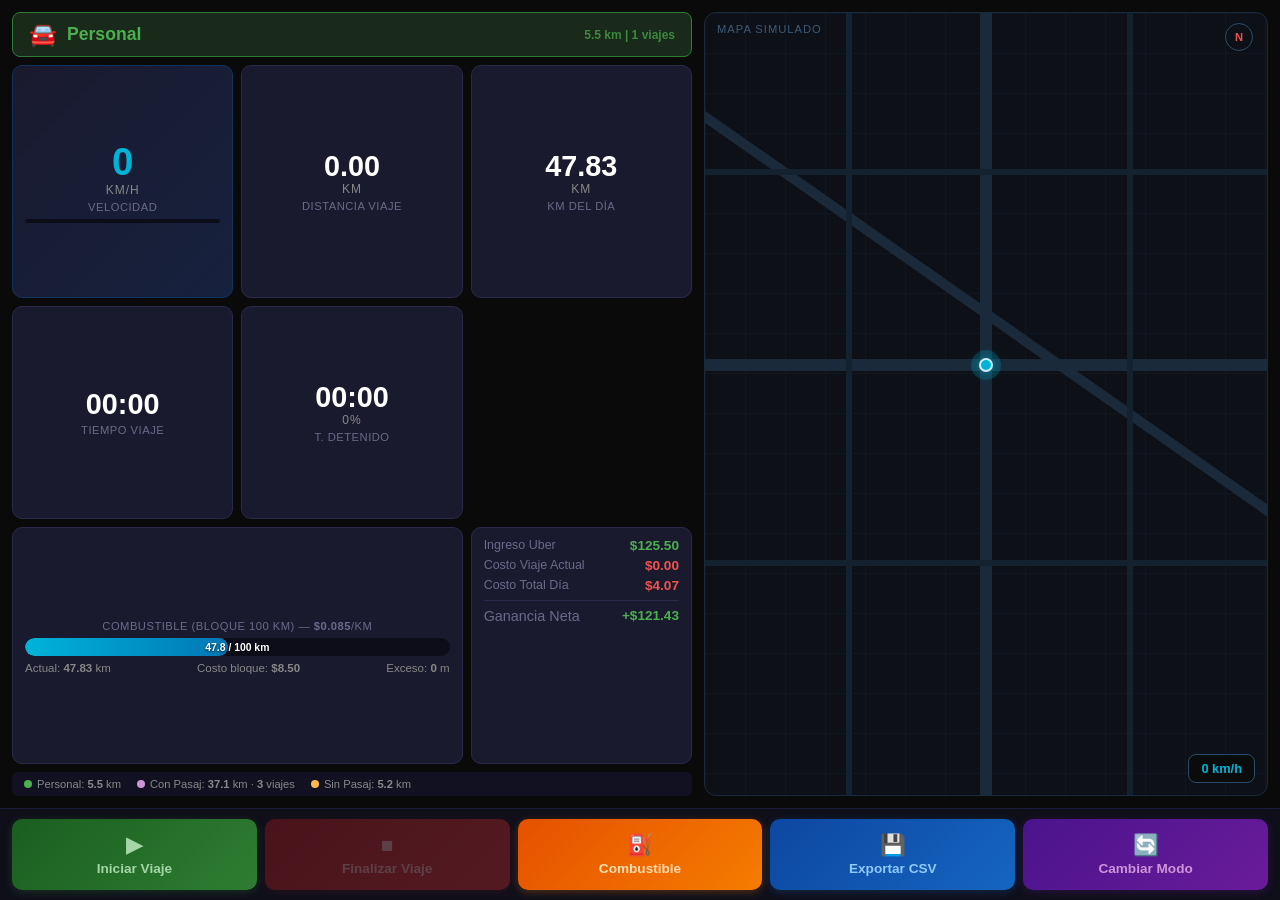
<file: index.html>
<!DOCTYPE html>
<html lang="es">
<head>
    <meta charset="UTF-8">
    <meta name="viewport" content="width=device-width, initial-scale=1.0">
    <title>Car Radio - Uber Tracker</title>
    <link rel="stylesheet" href="styles.css">
</head>
<body>
    <div id="app">
        <!-- Panel principal dividido en 2 -->
        <div class="main-container">
            <!-- Panel izquierdo: datos -->
            <div class="panel-left">
                <div class="mode-bar" id="modeBar">
                    <span class="mode-icon" id="modeIcon">&#128664;</span>
                    <span class="mode-label" id="modeLabel">Personal</span>
                    <span class="mode-stats" id="modeStats"></span>
                </div>

                <div class="data-grid">
                    <!-- Velocidad -->
                    <div class="data-card speed-card">
                        <span class="data-value" id="speed">0</span>
                        <span class="data-unit">km/h</span>
                        <span class="data-label">Velocidad</span>
                        <div class="speed-indicator" id="speedIndicator">
                            <div class="speed-indicator-fill" id="speedIndicatorFill"></div>
                        </div>
                    </div>

                    <!-- Distancia viaje -->
                    <div class="data-card">
                        <span class="data-value" id="tripDistance">0.00</span>
                        <span class="data-unit">km</span>
                        <span class="data-label">Distancia Viaje</span>
                    </div>

                    <!-- Km del dia -->
                    <div class="data-card">
                        <span class="data-value" id="dayKm">0.00</span>
                        <span class="data-unit">km</span>
                        <span class="data-label">Km del D&iacute;a</span>
                    </div>

                    <!-- Tiempo viaje -->
                    <div class="data-card">
                        <span class="data-value" id="tripTime">00:00</span>
                        <span class="data-unit"></span>
                        <span class="data-label">Tiempo Viaje</span>
                    </div>

                    <!-- Tiempo detenido -->
                    <div class="data-card" id="stoppedCard">
                        <span class="data-value" id="stoppedTime">00:00</span>
                        <span class="data-unit" id="stoppedPercent">0%</span>
                        <span class="data-label">T. Detenido</span>
                    </div>

                    <!-- Bloque combustible -->
                    <div class="data-card fuel-card" id="fuelCard">
                        <span class="data-label">Combustible (bloque 100 km) &mdash; <strong id="fuelCostPerKm">$0.000</strong>/km</span>
                        <div class="fuel-bar-container">
                            <div class="fuel-bar" id="fuelBar"></div>
                            <span class="fuel-bar-text" id="fuelBarText">0.0 / 100 km</span>
                        </div>
                        <div class="fuel-details">
                            <span>Actual: <strong id="fuelCurrent">0.00</strong> km</span>
                            <span>Costo bloque: <strong id="fuelBlockCost">$0.00</strong></span>
                            <span>Exceso: <strong id="fuelExcess">0</strong> m</span>
                        </div>
                    </div>

                    <!-- Finanzas -->
                    <div class="data-card finance-card">
                        <div class="finance-row">
                            <span class="finance-label">Ingreso Uber</span>
                            <span class="finance-value green" id="uberIncome">$0.00</span>
                        </div>
                        <div class="finance-row">
                            <span class="finance-label">Costo Viaje Actual</span>
                            <span class="finance-value red" id="tripCost">$0.00</span>
                        </div>
                        <div class="finance-row">
                            <span class="finance-label">Costo Total D&iacute;a</span>
                            <span class="finance-value red" id="estimatedCost">$0.00</span>
                        </div>
                        <div class="finance-divider"></div>
                        <div class="finance-row finance-row-total">
                            <span class="finance-label">Ganancia Neta</span>
                            <span class="finance-value" id="profit">$0.00</span>
                        </div>
                    </div>
                </div>

                <!-- Resumen por modo -->
                <div class="mode-summary" id="modeSummary">
                    <div class="summary-item" id="summaryPersonal">
                        <span class="summary-dot personal-dot"></span>
                        <span>Personal: <strong id="sumPersonalKm">0.0</strong> km</span>
                    </div>
                    <div class="summary-item" id="summaryUberPass">
                        <span class="summary-dot uber-pass-dot"></span>
                        <span>Con Pasaj: <strong id="sumUberPassKm">0.0</strong> km &middot; <strong id="sumUberPassTrips">0</strong> viajes</span>
                    </div>
                    <div class="summary-item" id="summaryUberEmpty">
                        <span class="summary-dot uber-empty-dot"></span>
                        <span>Sin Pasaj: <strong id="sumUberEmptyKm">0.0</strong> km</span>
                    </div>
                </div>
            </div>

            <!-- Panel derecho: mapa simulado -->
            <div class="panel-right">
                <div class="map-container" id="mapContainer">
                    <div class="map-grid"></div>
                    <div class="map-road map-road-h"></div>
                    <div class="map-road map-road-v"></div>
                    <div class="map-road map-road-diag"></div>
                    <div class="map-street street-1"></div>
                    <div class="map-street street-2"></div>
                    <div class="map-street street-3"></div>
                    <div class="map-street street-4"></div>
                    <!-- Marcador del carro -->
                    <div class="car-marker" id="carMarker">
                        <div class="car-dot" id="carDot"></div>
                        <div class="car-pulse" id="carPulse"></div>
                    </div>
                    <!-- Ruta simulada -->
                    <svg class="route-line" id="routeLine" viewBox="0 0 100 100" preserveAspectRatio="none">
                        <polyline id="routePath" fill="none" stroke="#00b4d8" stroke-width="0.5" stroke-opacity="0.7" points=""/>
                    </svg>
                    <!-- Info del mapa -->
                    <div class="map-label">Mapa Simulado</div>
                    <div class="map-compass">N</div>
                    <div class="map-speed-overlay" id="mapSpeedOverlay">
                        <span id="mapSpeed">0</span> km/h
                    </div>
                    <!-- Alerta de combustible superpuesta -->
                    <div class="fuel-alert" id="fuelAlert">
                        <span class="fuel-alert-icon">&#9981;</span>
                        <span>Bloque de 100 km alcanzado</span>
                        <button class="fuel-alert-btn" onclick="registerFuel()">Registrar</button>
                        <button class="fuel-alert-dismiss" onclick="dismissFuelAlert()">&#10005;</button>
                    </div>
                </div>
            </div>
        </div>

        <!-- Barra inferior de botones -->
        <div class="bottom-bar">
            <button class="btn btn-start" id="btnStart" onclick="startTrip()">
                <span class="btn-icon">&#9654;</span>
                Iniciar Viaje
            </button>
            <button class="btn btn-stop" id="btnStop" onclick="endTrip()" disabled>
                <span class="btn-icon">&#9632;</span>
                Finalizar Viaje
            </button>
            <button class="btn btn-fuel" onclick="registerFuel()">
                <span class="btn-icon">&#9981;</span>
                Combustible
            </button>
            <button class="btn btn-export" onclick="exportCSV()">
                <span class="btn-icon">&#128190;</span>
                Exportar CSV
            </button>
            <button class="btn btn-mode" id="btnMode" onclick="changeMode()">
                <span class="btn-icon">&#128260;</span>
                Cambiar Modo
            </button>
        </div>
    </div>

    <!-- Modal generico -->
    <div class="modal-overlay" id="modalOverlay">
        <div class="modal">
            <h3 id="modalTitle">Titulo</h3>
            <p id="modalMessage">Mensaje</p>
            <input type="number" id="modalInput" class="modal-input" placeholder="0.00" step="0.01" min="0">
            <div class="modal-buttons">
                <button class="btn btn-modal-cancel" onclick="closeModal()">Cancelar</button>
                <button class="btn btn-modal-ok" id="modalOk" onclick="confirmModal()">Aceptar</button>
            </div>
        </div>
    </div>

    <!-- Toast notification -->
    <div class="toast" id="toast"></div>

    <script src="script.js"></script>
</body>
</html>
</file>
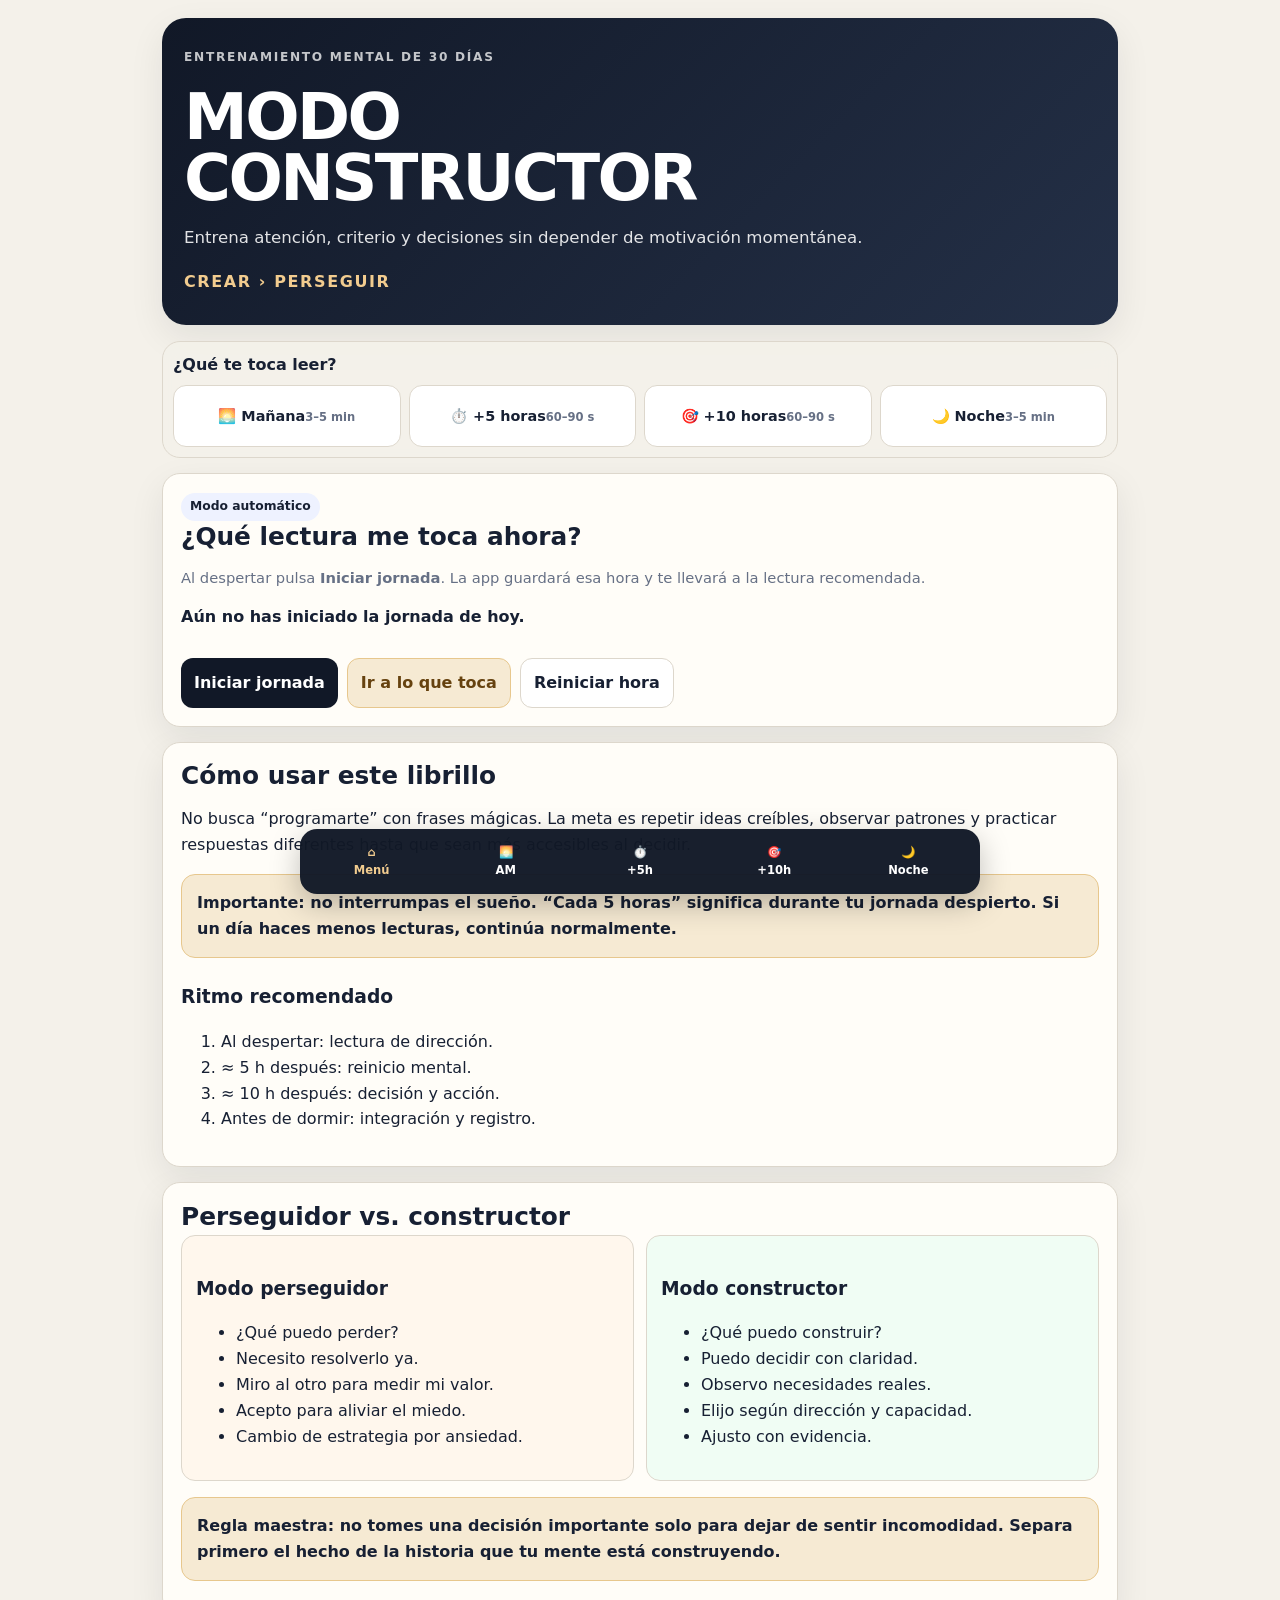
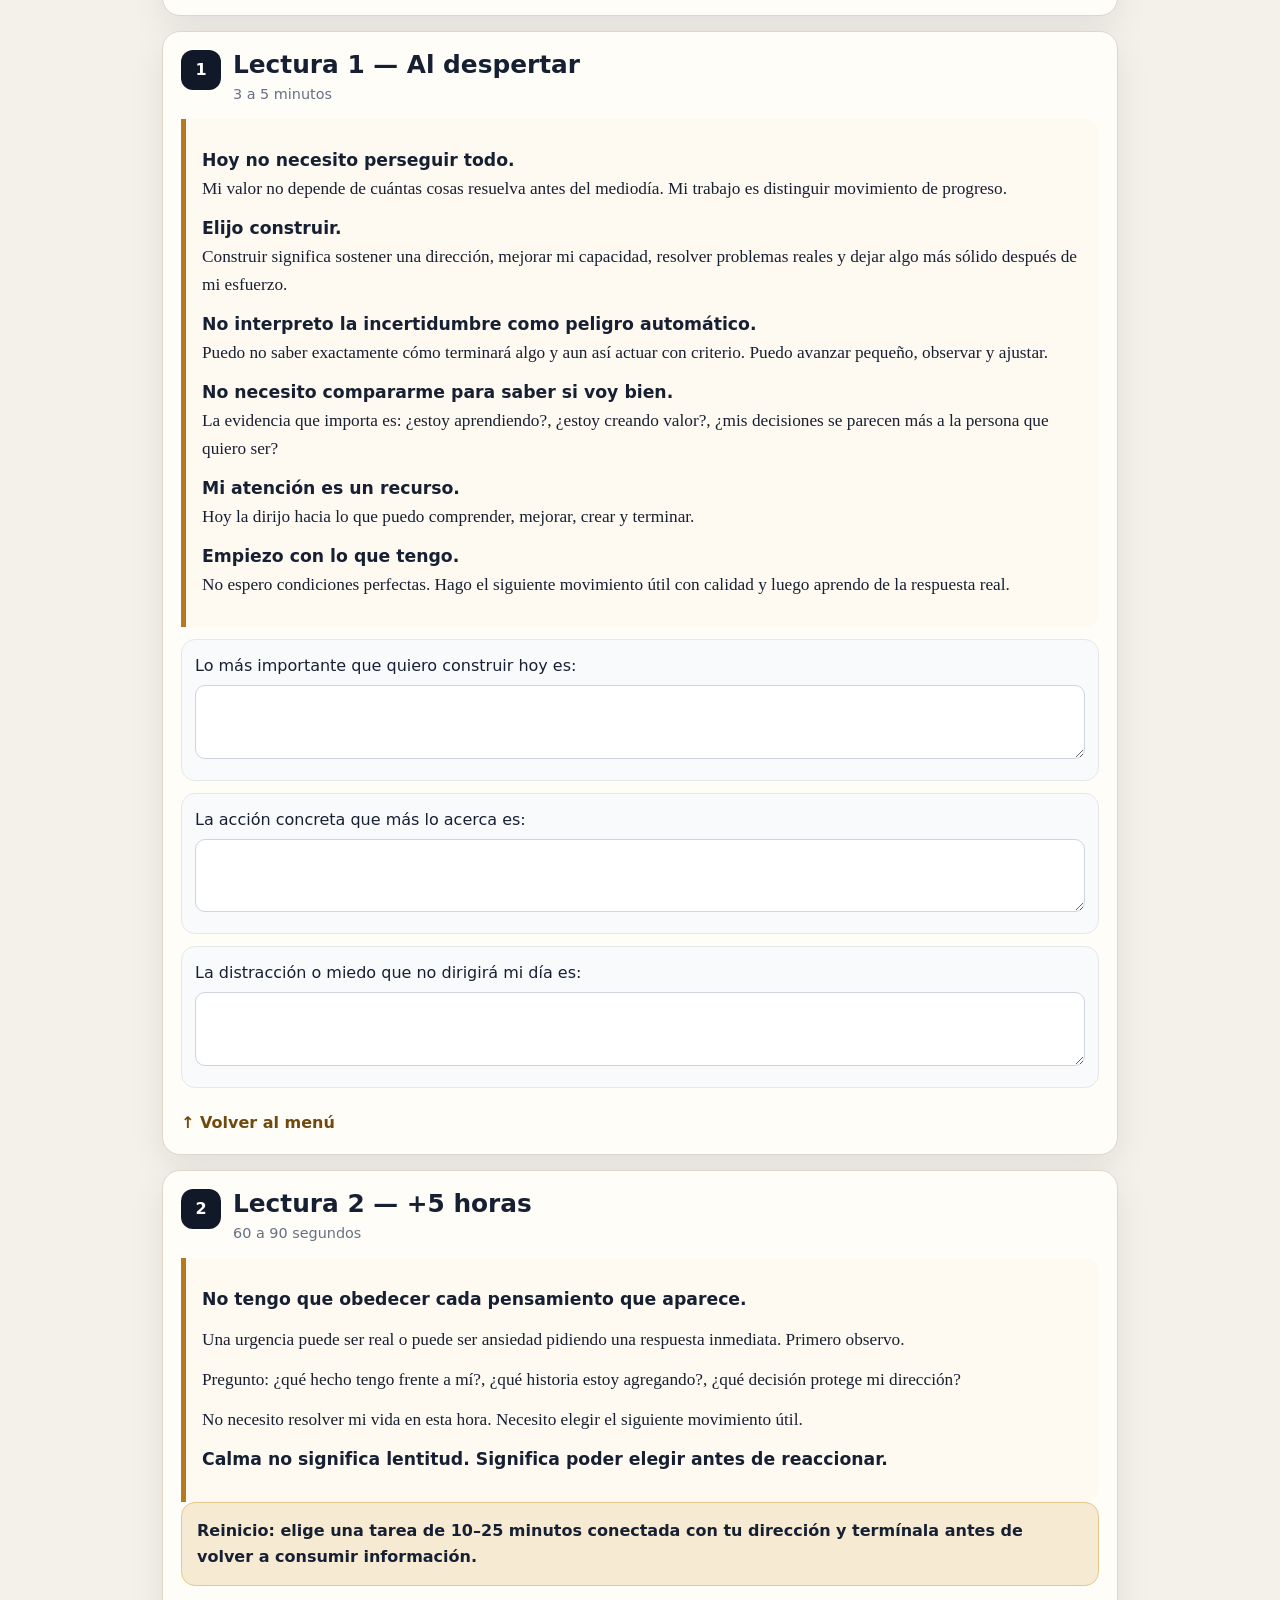
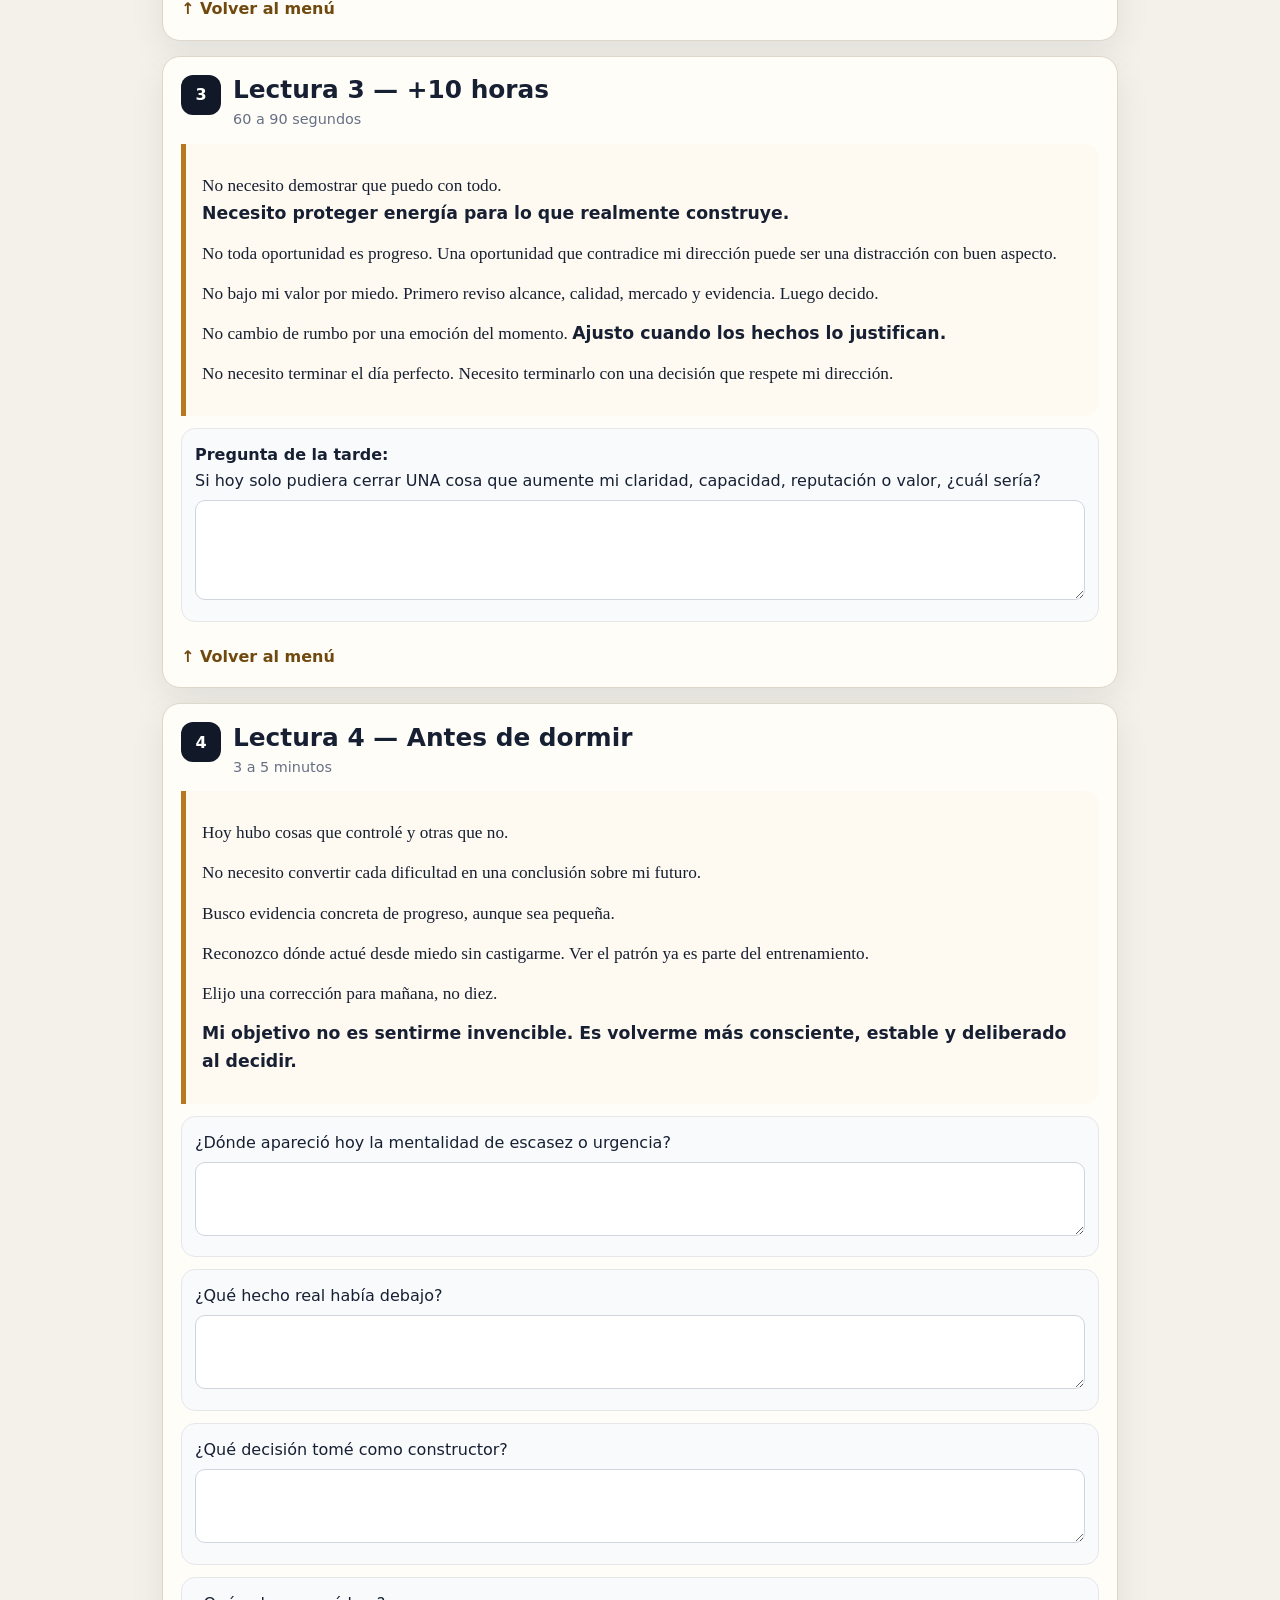
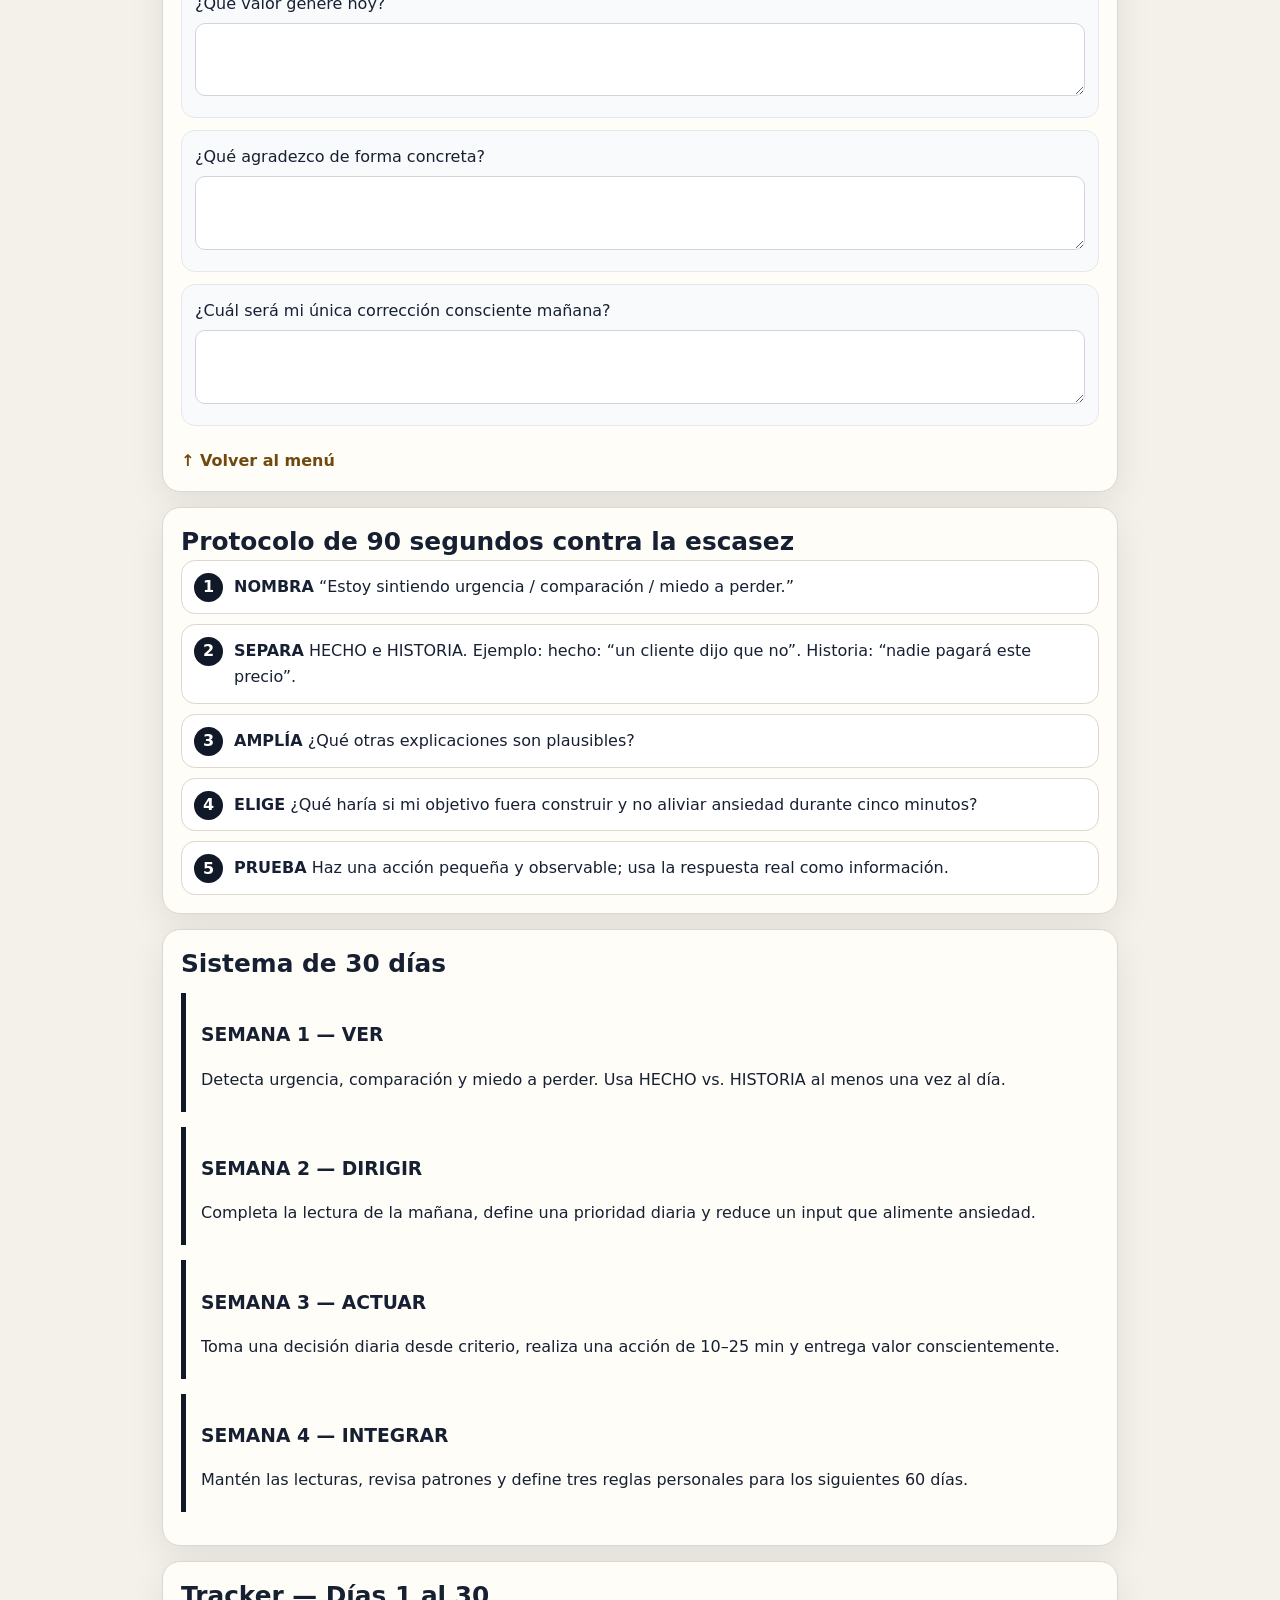
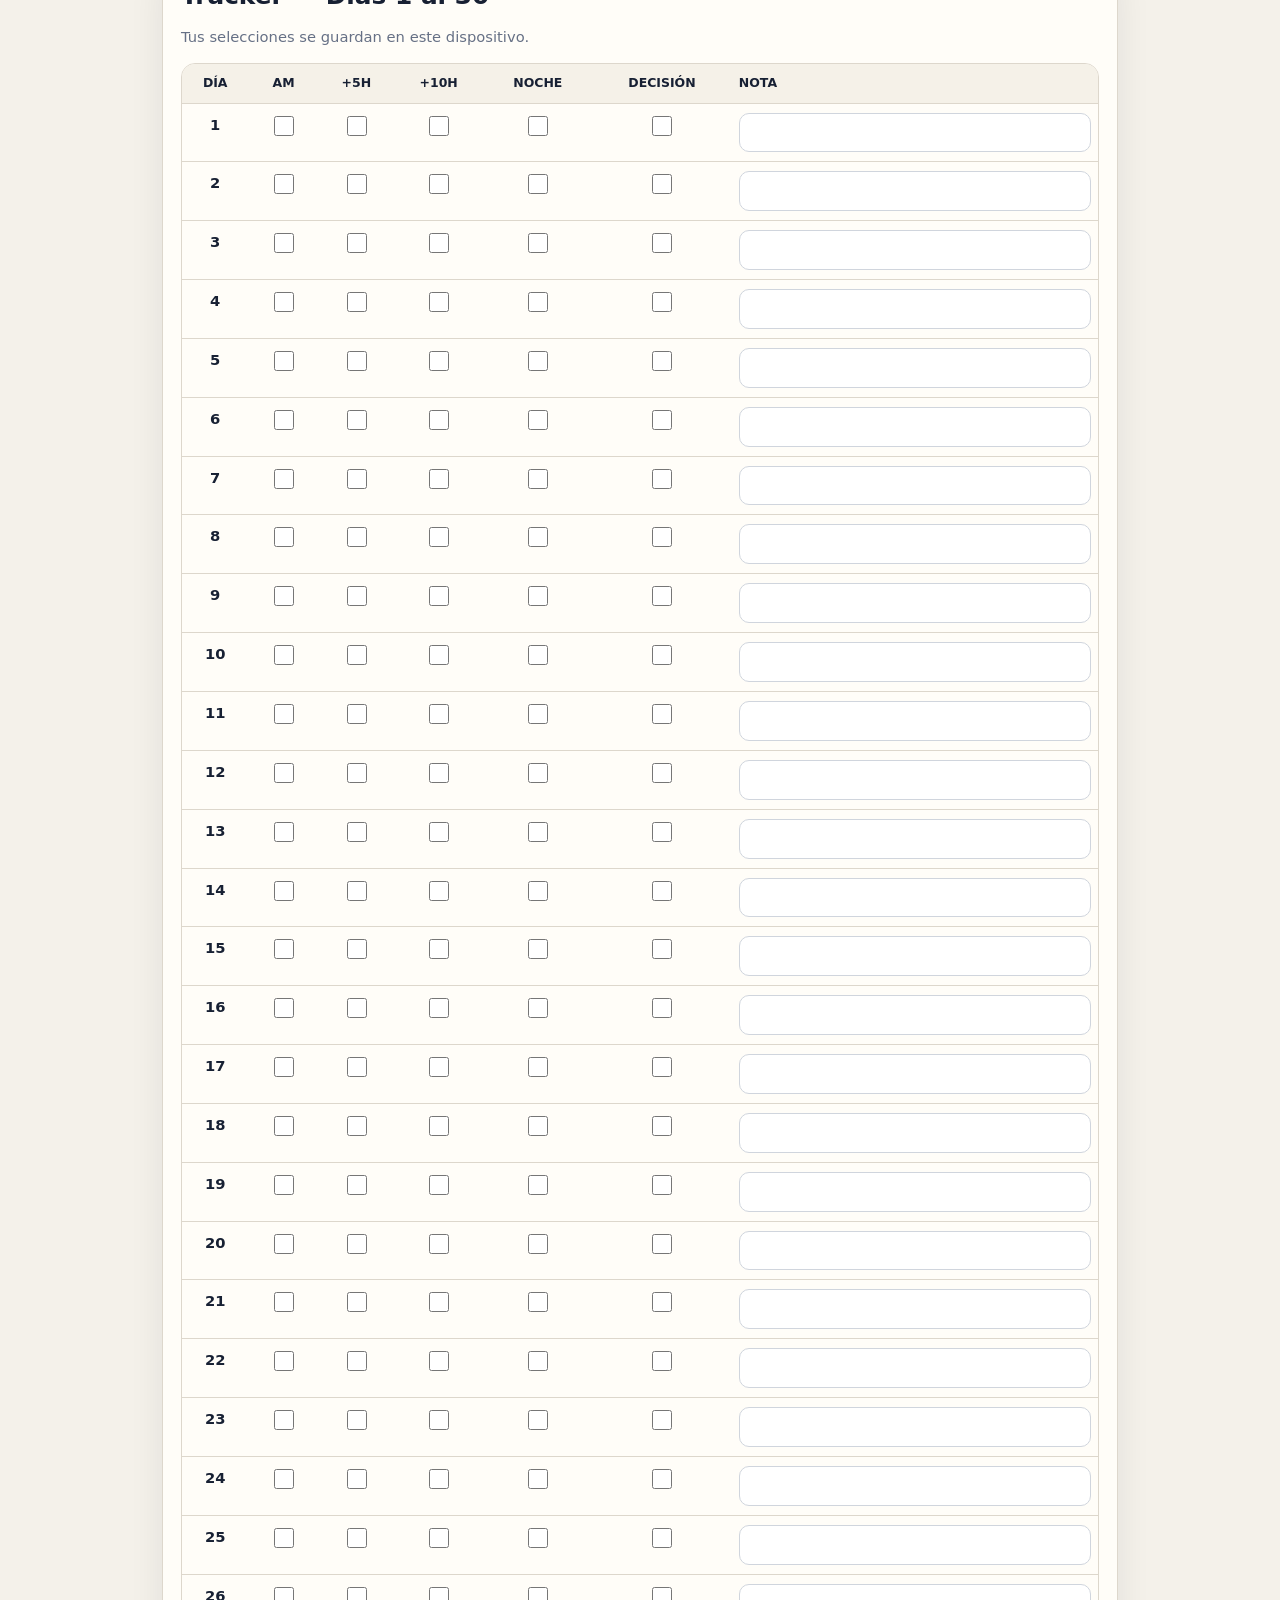
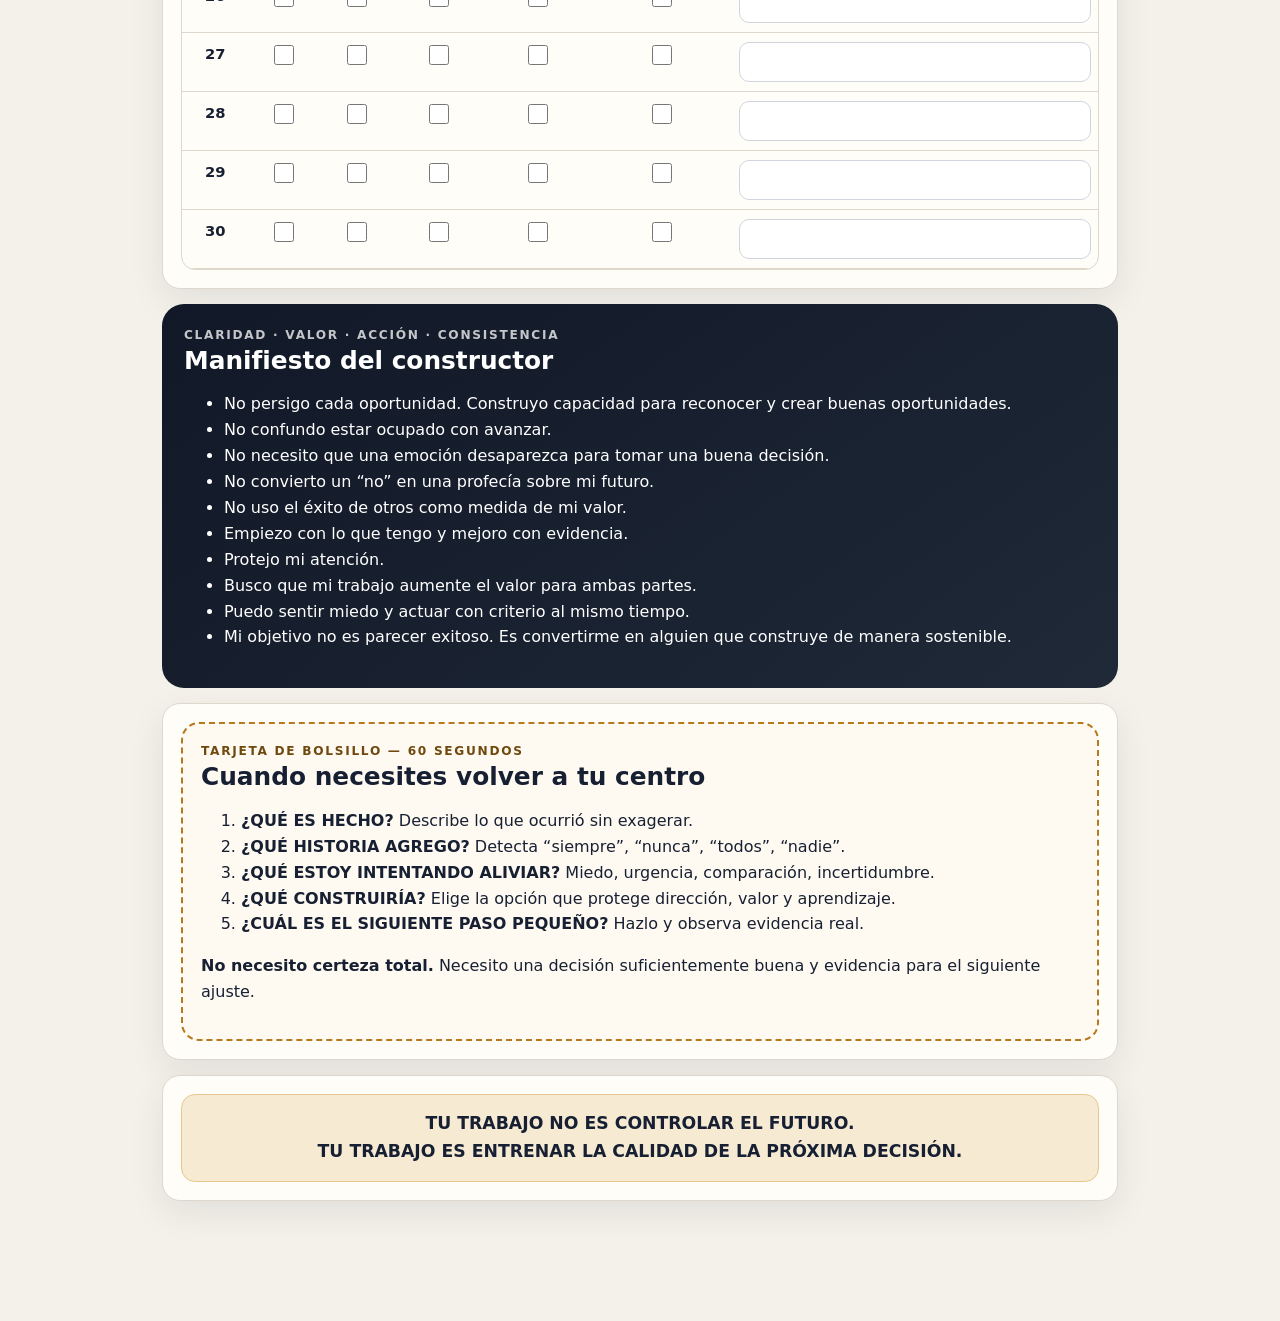
<file: modo-constructor-app/app/src/main/assets/index.html>
<!DOCTYPE html>
<html lang="es">
<head>
<meta charset="utf-8">
<meta name="viewport" content="width=device-width, initial-scale=1, viewport-fit=cover">
<meta name="theme-color" content="#111827">
<title>Modo Constructor</title>
<style>
:root{--bg:#f4f1ea;--paper:#fffdf8;--ink:#172033;--muted:#667085;--line:#ddd7cc;--accent:#b7791f;--accent-soft:#f6ead3;--dark:#111827;--good:#166534;--shadow:0 12px 35px rgba(17,24,39,.08);--radius:18px}*{box-sizing:border-box}html{scroll-behavior:smooth}body{margin:0;font-family:system-ui,-apple-system,"Segoe UI",sans-serif;background:var(--bg);color:var(--ink);line-height:1.62}.wrap{max-width:980px;margin:auto;padding:18px 12px 105px}.hero{background:linear-gradient(135deg,#111827,#243047);color:white;padding:30px 22px;border-radius:24px;box-shadow:var(--shadow);margin-bottom:16px}.eyebrow{font-size:.76rem;letter-spacing:.14em;text-transform:uppercase;opacity:.75;font-weight:800}h1{font-size:clamp(2.1rem,10vw,4rem);line-height:.95;margin:.3em 0 .2em;letter-spacing:-.04em}.subtitle{font-size:1.04rem;opacity:.88}.tagline{margin-top:16px;font-weight:900;letter-spacing:.1em;color:#f2cc8f}.card{background:var(--paper);border:1px solid var(--line);border-radius:var(--radius);box-shadow:var(--shadow);padding:18px;margin:15px 0}.menu{position:sticky;top:4px;z-index:20;background:rgba(244,241,234,.92);backdrop-filter:blur(10px);border:1px solid var(--line);border-radius:18px;padding:10px;margin-bottom:14px}.menu-title{font-weight:900;margin:0 0 8px}.jump-grid{display:grid;grid-template-columns:1fr 1fr;gap:8px}.jump{display:flex;min-height:62px;align-items:center;justify-content:center;text-align:center;padding:9px;border-radius:13px;border:1px solid var(--line);background:white;text-decoration:none;font-weight:800;font-size:.9rem;color:inherit}.jump small{display:block;font-weight:600;color:var(--muted);font-size:.72rem;margin-top:2px}.todaybox{display:grid;gap:14px}.action-row{display:flex;flex-wrap:wrap;gap:9px;margin-top:10px}button{appearance:none;border:0;border-radius:12px;padding:11px 13px;font:inherit;font-weight:850}.primary{background:var(--dark);color:white}.secondary{background:var(--accent-soft);color:#66420f;border:1px solid #e7c78d}.ghost{background:white;color:var(--ink);border:1px solid var(--line)}#status{font-weight:800}.hint{color:var(--muted);font-size:.92rem}section{scroll-margin-top:120px}.section-head{display:flex;gap:12px;align-items:flex-start;margin-bottom:12px}.num{width:40px;height:40px;flex:0 0 40px;border-radius:12px;background:var(--dark);color:white;display:grid;place-items:center;font-weight:900}h2{margin:.05em 0 .15em;font-size:1.55rem;line-height:1.15}h3{margin:1.3em 0 .4em}.duration{color:var(--muted);font-size:.9rem}.reading{font-family:Georgia,"Times New Roman",serif;font-size:1.08rem;background:#fffaf1;border-left:5px solid var(--accent);padding:16px;border-radius:0 14px 14px 0}.reading p{margin:.7em 0}.reading strong{font-family:system-ui,-apple-system,"Segoe UI",sans-serif}.prompt{margin:12px 0;padding:13px;border-radius:14px;background:#f8fafc;border:1px solid #e5e7eb}textarea,input[type=text]{width:100%;border:1px solid #d0d5dd;border-radius:10px;padding:10px;background:white;font:inherit;color:var(--ink);margin-top:6px;resize:vertical}.two-col{display:grid;gap:12px}.mode{padding:14px;border-radius:14px;border:1px solid var(--line)}.mode.bad{background:#fff7ed}.mode.good{background:#f0fdf4}.steps{counter-reset:step;display:grid;gap:10px}.step{position:relative;padding:13px 13px 13px 52px;border:1px solid var(--line);background:white;border-radius:14px}.step:before{counter-increment:step;content:counter(step);position:absolute;left:12px;top:12px;width:29px;height:29px;border-radius:50%;display:grid;place-items:center;background:var(--dark);color:white;font-weight:900}.gold-rule{background:var(--accent-soft);border:1px solid #e7c78d;border-radius:14px;padding:15px;font-weight:750}.week{border-left:5px solid var(--dark);padding:3px 0 3px 15px;margin:15px 0}.table-wrap{overflow:auto;border:1px solid var(--line);border-radius:14px}table{width:100%;border-collapse:collapse;font-size:.92rem}th,td{border-bottom:1px solid var(--line);padding:9px 7px;text-align:left;vertical-align:top}th{background:#f5f1e8;font-size:.78rem;text-transform:uppercase}.tracker td,.tracker th{text-align:center;white-space:nowrap}.tracker td:last-child,.tracker th:last-child{text-align:left;min-width:150px}.tracker input[type=checkbox]{width:20px;height:20px}.tracker input[type=text]{margin:0;min-width:145px;padding:7px}.manifesto{background:linear-gradient(145deg,#111827,#1f2937);color:white;border-radius:22px;padding:22px}.pocket{border:2px dashed var(--accent);background:#fffaf1;border-radius:18px;padding:18px}.back{display:inline-block;margin-top:10px;text-decoration:none;font-weight:800;color:#70490f}.bottom-nav{position:fixed;z-index:50;left:50%;transform:translateX(-50%);bottom:6px;width:96%;max-width:680px;display:grid;grid-template-columns:repeat(5,1fr);gap:5px;background:rgba(17,24,39,.97);padding:7px;border-radius:17px;box-shadow:0 10px 30px rgba(0,0,0,.25)}.bottom-nav a{color:white;text-decoration:none;text-align:center;padding:7px 3px;border-radius:10px;font-size:.72rem;font-weight:850}.bottom-nav .home{color:#f2cc8f}.saved{font-size:.78rem;color:var(--good);font-weight:800;margin-top:5px;min-height:1em}.pill{display:inline-block;padding:4px 9px;border-radius:999px;background:#eef2ff;font-size:.77rem;font-weight:800}@media(min-width:720px){.jump-grid{grid-template-columns:repeat(4,1fr)}.todaybox{grid-template-columns:1.1fr .9fr}.two-col{grid-template-columns:1fr 1fr}}
</style>
</head>
<body>
<div class="wrap" id="inicio">
<header class="hero"><div class="eyebrow">Entrenamiento mental de 30 días</div><h1>MODO<br>CONSTRUCTOR</h1><p class="subtitle">Entrena atención, criterio y decisiones sin depender de motivación momentánea.</p><div class="tagline">CREAR › PERSEGUIR</div></header>
<nav class="menu"><p class="menu-title">¿Qué te toca leer?</p><div class="jump-grid"><a class="jump" href="#manana">🌅 Mañana<small>3–5 min</small></a><a class="jump" href="#cinco">⏱️ +5 horas<small>60–90 s</small></a><a class="jump" href="#diez">🎯 +10 horas<small>60–90 s</small></a><a class="jump" href="#noche">🌙 Noche<small>3–5 min</small></a></div></nav>
<section class="card" id="ahora"><span class="pill">Modo automático</span><h2>¿Qué lectura me toca ahora?</h2><p class="hint">Al despertar pulsa <b>Iniciar jornada</b>. La app guardará esa hora y te llevará a la lectura recomendada.</p><div id="status">Aún no has iniciado la jornada de hoy.</div><div class="saved" id="saveMsg"></div><div class="action-row"><button class="primary" onclick="startDay()">Iniciar jornada</button><button class="secondary" onclick="goRecommended()">Ir a lo que toca</button><button class="ghost" onclick="resetDay()">Reiniciar hora</button></div></section>
<section class="card"><h2>Cómo usar este librillo</h2><p>No busca “programarte” con frases mágicas. La meta es repetir ideas creíbles, observar patrones y practicar respuestas diferentes hasta que sean más accesibles al decidir.</p><div class="gold-rule"><b>Importante:</b> no interrumpas el sueño. “Cada 5 horas” significa durante tu jornada despierto. Si un día haces menos lecturas, continúa normalmente.</div><h3>Ritmo recomendado</h3><ol><li>Al despertar: lectura de dirección.</li><li>≈ 5 h después: reinicio mental.</li><li>≈ 10 h después: decisión y acción.</li><li>Antes de dormir: integración y registro.</li></ol></section>
<section class="card"><h2>Perseguidor vs. constructor</h2><div class="two-col"><div class="mode bad"><h3>Modo perseguidor</h3><ul><li>¿Qué puedo perder?</li><li>Necesito resolverlo ya.</li><li>Miro al otro para medir mi valor.</li><li>Acepto para aliviar el miedo.</li><li>Cambio de estrategia por ansiedad.</li></ul></div><div class="mode good"><h3>Modo constructor</h3><ul><li>¿Qué puedo construir?</li><li>Puedo decidir con claridad.</li><li>Observo necesidades reales.</li><li>Elijo según dirección y capacidad.</li><li>Ajusto con evidencia.</li></ul></div></div><p class="gold-rule"><b>Regla maestra:</b> no tomes una decisión importante solo para dejar de sentir incomodidad. Separa primero el hecho de la historia que tu mente está construyendo.</p></section>
<section class="card" id="manana"><div class="section-head"><div class="num">1</div><div><h2>Lectura 1 — Al despertar</h2><div class="duration">3 a 5 minutos</div></div></div><div class="reading"><p><strong>Hoy no necesito perseguir todo.</strong><br>Mi valor no depende de cuántas cosas resuelva antes del mediodía. Mi trabajo es distinguir movimiento de progreso.</p><p><strong>Elijo construir.</strong><br>Construir significa sostener una dirección, mejorar mi capacidad, resolver problemas reales y dejar algo más sólido después de mi esfuerzo.</p><p><strong>No interpreto la incertidumbre como peligro automático.</strong><br>Puedo no saber exactamente cómo terminará algo y aun así actuar con criterio. Puedo avanzar pequeño, observar y ajustar.</p><p><strong>No necesito compararme para saber si voy bien.</strong><br>La evidencia que importa es: ¿estoy aprendiendo?, ¿estoy creando valor?, ¿mis decisiones se parecen más a la persona que quiero ser?</p><p><strong>Mi atención es un recurso.</strong><br>Hoy la dirijo hacia lo que puedo comprender, mejorar, crear y terminar.</p><p><strong>Empiezo con lo que tengo.</strong><br>No espero condiciones perfectas. Hago el siguiente movimiento útil con calidad y luego aprendo de la respuesta real.</p></div><div class="prompt">Lo más importante que quiero construir hoy es:<textarea data-save="morning1" rows="2"></textarea></div><div class="prompt">La acción concreta que más lo acerca es:<textarea data-save="morning2" rows="2"></textarea></div><div class="prompt">La distracción o miedo que no dirigirá mi día es:<textarea data-save="morning3" rows="2"></textarea></div><a class="back" href="#inicio">↑ Volver al menú</a></section>
<section class="card" id="cinco"><div class="section-head"><div class="num">2</div><div><h2>Lectura 2 — +5 horas</h2><div class="duration">60 a 90 segundos</div></div></div><div class="reading"><p><strong>No tengo que obedecer cada pensamiento que aparece.</strong></p><p>Una urgencia puede ser real o puede ser ansiedad pidiendo una respuesta inmediata. Primero observo.</p><p>Pregunto: ¿qué hecho tengo frente a mí?, ¿qué historia estoy agregando?, ¿qué decisión protege mi dirección?</p><p>No necesito resolver mi vida en esta hora. Necesito elegir el siguiente movimiento útil.</p><p><strong>Calma no significa lentitud. Significa poder elegir antes de reaccionar.</strong></p></div><div class="gold-rule"><b>Reinicio:</b> elige una tarea de 10–25 minutos conectada con tu dirección y termínala antes de volver a consumir información.</div><a class="back" href="#inicio">↑ Volver al menú</a></section>
<section class="card" id="diez"><div class="section-head"><div class="num">3</div><div><h2>Lectura 3 — +10 horas</h2><div class="duration">60 a 90 segundos</div></div></div><div class="reading"><p>No necesito demostrar que puedo con todo.<br><strong>Necesito proteger energía para lo que realmente construye.</strong></p><p>No toda oportunidad es progreso. Una oportunidad que contradice mi dirección puede ser una distracción con buen aspecto.</p><p>No bajo mi valor por miedo. Primero reviso alcance, calidad, mercado y evidencia. Luego decido.</p><p>No cambio de rumbo por una emoción del momento. <strong>Ajusto cuando los hechos lo justifican.</strong></p><p>No necesito terminar el día perfecto. Necesito terminarlo con una decisión que respete mi dirección.</p></div><div class="prompt"><b>Pregunta de la tarde:</b><br>Si hoy solo pudiera cerrar UNA cosa que aumente mi claridad, capacidad, reputación o valor, ¿cuál sería?<textarea data-save="afternoon" rows="3"></textarea></div><a class="back" href="#inicio">↑ Volver al menú</a></section>
<section class="card" id="noche"><div class="section-head"><div class="num">4</div><div><h2>Lectura 4 — Antes de dormir</h2><div class="duration">3 a 5 minutos</div></div></div><div class="reading"><p>Hoy hubo cosas que controlé y otras que no.</p><p>No necesito convertir cada dificultad en una conclusión sobre mi futuro.</p><p>Busco evidencia concreta de progreso, aunque sea pequeña.</p><p>Reconozco dónde actué desde miedo sin castigarme. Ver el patrón ya es parte del entrenamiento.</p><p>Elijo una corrección para mañana, no diez.</p><p><strong>Mi objetivo no es sentirme invencible. Es volverme más consciente, estable y deliberado al decidir.</strong></p></div><div class="prompt">¿Dónde apareció hoy la mentalidad de escasez o urgencia?<textarea data-save="night1" rows="2"></textarea></div><div class="prompt">¿Qué hecho real había debajo?<textarea data-save="night2" rows="2"></textarea></div><div class="prompt">¿Qué decisión tomé como constructor?<textarea data-save="night3" rows="2"></textarea></div><div class="prompt">¿Qué valor generé hoy?<textarea data-save="night4" rows="2"></textarea></div><div class="prompt">¿Qué agradezco de forma concreta?<textarea data-save="night5" rows="2"></textarea></div><div class="prompt">¿Cuál será mi única corrección consciente mañana?<textarea data-save="night6" rows="2"></textarea></div><a class="back" href="#inicio">↑ Volver al menú</a></section>
<section class="card" id="protocolo"><h2>Protocolo de 90 segundos contra la escasez</h2><div class="steps"><div class="step"><b>NOMBRA</b> “Estoy sintiendo urgencia / comparación / miedo a perder.”</div><div class="step"><b>SEPARA</b> HECHO e HISTORIA. Ejemplo: hecho: “un cliente dijo que no”. Historia: “nadie pagará este precio”.</div><div class="step"><b>AMPLÍA</b> ¿Qué otras explicaciones son plausibles?</div><div class="step"><b>ELIGE</b> ¿Qué haría si mi objetivo fuera construir y no aliviar ansiedad durante cinco minutos?</div><div class="step"><b>PRUEBA</b> Haz una acción pequeña y observable; usa la respuesta real como información.</div></div></section>
<section class="card" id="30dias"><h2>Sistema de 30 días</h2><div class="week"><h3>SEMANA 1 — VER</h3><p>Detecta urgencia, comparación y miedo a perder. Usa HECHO vs. HISTORIA al menos una vez al día.</p></div><div class="week"><h3>SEMANA 2 — DIRIGIR</h3><p>Completa la lectura de la mañana, define una prioridad diaria y reduce un input que alimente ansiedad.</p></div><div class="week"><h3>SEMANA 3 — ACTUAR</h3><p>Toma una decisión diaria desde criterio, realiza una acción de 10–25 min y entrega valor conscientemente.</p></div><div class="week"><h3>SEMANA 4 — INTEGRAR</h3><p>Mantén las lecturas, revisa patrones y define tres reglas personales para los siguientes 60 días.</p></div></section>
<section class="card" id="tracker"><h2>Tracker — Días 1 al 30</h2><p class="hint">Tus selecciones se guardan en este dispositivo.</p><div class="table-wrap"><table class="tracker"><thead><tr><th>Día</th><th>AM</th><th>+5h</th><th>+10h</th><th>Noche</th><th>Decisión</th><th>Nota</th></tr></thead><tbody id="trackerBody"></tbody></table></div></section>
<section class="manifesto" id="manifiesto"><div class="eyebrow">CLARIDAD · VALOR · ACCIÓN · CONSISTENCIA</div><h2>Manifiesto del constructor</h2><ul><li>No persigo cada oportunidad. Construyo capacidad para reconocer y crear buenas oportunidades.</li><li>No confundo estar ocupado con avanzar.</li><li>No necesito que una emoción desaparezca para tomar una buena decisión.</li><li>No convierto un “no” en una profecía sobre mi futuro.</li><li>No uso el éxito de otros como medida de mi valor.</li><li>Empiezo con lo que tengo y mejoro con evidencia.</li><li>Protejo mi atención.</li><li>Busco que mi trabajo aumente el valor para ambas partes.</li><li>Puedo sentir miedo y actuar con criterio al mismo tiempo.</li><li>Mi objetivo no es parecer exitoso. Es convertirme en alguien que construye de manera sostenible.</li></ul></section>
<section class="card" id="bolsillo"><div class="pocket"><div class="eyebrow" style="color:#70490f;opacity:1">Tarjeta de bolsillo — 60 segundos</div><h2>Cuando necesites volver a tu centro</h2><ol><li><b>¿QUÉ ES HECHO?</b> Describe lo que ocurrió sin exagerar.</li><li><b>¿QUÉ HISTORIA AGREGO?</b> Detecta “siempre”, “nunca”, “todos”, “nadie”.</li><li><b>¿QUÉ ESTOY INTENTANDO ALIVIAR?</b> Miedo, urgencia, comparación, incertidumbre.</li><li><b>¿QUÉ CONSTRUIRÍA?</b> Elige la opción que protege dirección, valor y aprendizaje.</li><li><b>¿CUÁL ES EL SIGUIENTE PASO PEQUEÑO?</b> Hazlo y observa evidencia real.</li></ol><p><b>No necesito certeza total.</b> Necesito una decisión suficientemente buena y evidencia para el siguiente ajuste.</p></div></section>
<section class="card"><div class="gold-rule" style="text-align:center;font-size:1.08rem">TU TRABAJO NO ES CONTROLAR EL FUTURO.<br>TU TRABAJO ES ENTRENAR LA CALIDAD DE LA PRÓXIMA DECISIÓN.</div></section>
</div>
<nav class="bottom-nav"><a class="home" href="#inicio">⌂<br>Menú</a><a href="#manana">🌅<br>AM</a><a href="#cinco">⏱️<br>+5h</a><a href="#diez">🎯<br>+10h</a><a href="#noche">🌙<br>Noche</a></nav>
<script>
(function(){const prefix='modoConstructor_v1_';const key=k=>prefix+k;document.querySelectorAll('[data-save]').forEach(el=>{const k=key(el.dataset.save),saved=localStorage.getItem(k);if(saved!==null)el.value=saved;el.addEventListener('input',()=>localStorage.setItem(k,el.value));});const body=document.getElementById('trackerBody');for(let d=1;d<=30;d++){const tr=document.createElement('tr');tr.innerHTML=`<td><b>${d}</b></td>`+['am','5h','10h','night','decision'].map(x=>`<td><input type="checkbox" data-track="${d}_${x}"></td>`).join('')+`<td><input type="text" data-track-note="${d}"></td>`;body.appendChild(tr);}document.querySelectorAll('[data-track]').forEach(el=>{const k=key('track_'+el.dataset.track);el.checked=localStorage.getItem(k)==='1';el.addEventListener('change',()=>localStorage.setItem(k,el.checked?'1':'0'));});document.querySelectorAll('[data-track-note]').forEach(el=>{const k=key('note_'+el.dataset.trackNote);el.value=localStorage.getItem(k)||'';el.addEventListener('input',()=>localStorage.setItem(k,el.value));});window.startDay=function(){localStorage.setItem(key('dayStart'),String(Date.now()));updateStatus();flash('Jornada iniciada.');};window.resetDay=function(){localStorage.removeItem(key('dayStart'));updateStatus();flash('Hora reiniciada.');};function getTarget(){const raw=localStorage.getItem(key('dayStart'));if(!raw)return null;const e=(Date.now()-Number(raw))/3600000;if(e<5)return{id:'manana',label:'Lectura 1 — Al despertar'};if(e<10)return{id:'cinco',label:'Lectura 2 — +5 horas'};if(e<15)return{id:'diez',label:'Lectura 3 — +10 horas'};return{id:'noche',label:'Lectura 4 — Antes de dormir'};}window.goRecommended=function(){const t=getTarget();if(!t){flash('Primero pulsa “Iniciar jornada”.');return;}document.getElementById(t.id).scrollIntoView({behavior:'smooth',block:'start'});};function updateStatus(){const el=document.getElementById('status'),raw=localStorage.getItem(key('dayStart'));if(!raw){el.textContent='Aún no has iniciado la jornada de hoy.';return;}const start=new Date(Number(raw)),t=getTarget();el.innerHTML=`Inicio guardado: <b>${start.toLocaleTimeString([],{hour:'2-digit',minute:'2-digit'})}</b> · Ahora corresponde: <b>${t.label}</b>.`;}function flash(msg){const el=document.getElementById('saveMsg');el.textContent=msg;setTimeout(()=>{if(el.textContent===msg)el.textContent='';},2800);}updateStatus();setInterval(updateStatus,60000);})();
</script>
</body></html>
</file>
<file: styles.css>
/* ===== Reset & Base ===== */
* {
    margin: 0;
    padding: 0;
    box-sizing: border-box;
}

body {
    font-family: 'Segoe UI', 'Roboto', 'Helvetica Neue', Arial, sans-serif;
    background: #0a0a0a;
    color: #e0e0e0;
    overflow: hidden;
    height: 100vh;
    width: 100vw;
}

#app {
    display: flex;
    flex-direction: column;
    height: 100vh;
    width: 100vw;
}

/* ===== Main Container ===== */
.main-container {
    display: flex;
    flex: 1;
    overflow: hidden;
}

/* ===== Panel Izquierdo ===== */
.panel-left {
    width: 55%;
    padding: 12px;
    display: flex;
    flex-direction: column;
    gap: 8px;
    overflow-y: auto;
}

/* Barra de modo */
.mode-bar {
    display: flex;
    align-items: center;
    gap: 10px;
    padding: 8px 16px;
    border-radius: 8px;
    font-size: 1.1rem;
    font-weight: 600;
    transition: background 0.3s, color 0.3s, border-color 0.3s;
}

.mode-bar.personal {
    background: #1a2a1a;
    color: #4caf50;
    border: 1px solid #2e7d32;
}

.mode-bar.uber-passenger {
    background: #2a1a2a;
    color: #ce93d8;
    border: 1px solid #7b1fa2;
}

.mode-bar.uber-empty {
    background: #2a2a1a;
    color: #ffb74d;
    border: 1px solid #f57c00;
}

.mode-icon {
    font-size: 1.4rem;
}

.mode-stats {
    margin-left: auto;
    font-size: 0.75rem;
    opacity: 0.7;
}

/* ===== Data Grid ===== */
.data-grid {
    display: grid;
    grid-template-columns: repeat(3, 1fr);
    gap: 8px;
    flex: 1;
}

.data-card {
    background: #1a1a2e;
    border: 1px solid #2a2a4a;
    border-radius: 10px;
    padding: 10px 12px;
    display: flex;
    flex-direction: column;
    align-items: center;
    justify-content: center;
    text-align: center;
    transition: border-color 0.3s, background 0.3s;
}

.data-card:hover {
    border-color: #4a4a7a;
}

.data-value {
    font-size: 1.8rem;
    font-weight: 700;
    color: #ffffff;
    line-height: 1.1;
    transition: color 0.3s;
}

.data-unit {
    font-size: 0.75rem;
    color: #888;
    text-transform: uppercase;
    letter-spacing: 1px;
}

.data-label {
    font-size: 0.7rem;
    color: #6a6a8a;
    margin-top: 4px;
    text-transform: uppercase;
    letter-spacing: 0.5px;
}

/* Speed card */
.speed-card {
    background: linear-gradient(135deg, #1a1a2e, #16213e);
    border-color: #0f3460;
}

.speed-card .data-value {
    font-size: 2.4rem;
    color: #00b4d8;
    transition: color 0.3s;
}

.speed-card.stopped .data-value {
    color: #ef5350;
}

.speed-card.slow .data-value {
    color: #ffb74d;
}

.speed-card.fast .data-value {
    color: #4caf50;
}

/* Speed indicator bar */
.speed-indicator {
    width: 100%;
    height: 4px;
    background: #0d0d1a;
    border-radius: 2px;
    margin-top: 6px;
    overflow: hidden;
}

.speed-indicator-fill {
    height: 100%;
    width: 0%;
    background: #00b4d8;
    border-radius: 2px;
    transition: width 0.8s ease, background 0.3s;
}

/* Stopped card highlight */
.stopped-highlight {
    border-color: #ef5350 !important;
    background: linear-gradient(135deg, #1a1a2e, #2a1a1a) !important;
}

.stopped-highlight .data-value {
    color: #ef5350;
}

/* Fuel card - 2 columns */
.fuel-card {
    grid-column: span 2;
    align-items: stretch;
}

.fuel-card.fuel-warning {
    border-color: #f57c00;
}

.fuel-card.fuel-danger {
    border-color: #d32f2f;
    animation: fuelPulse 1.5s infinite;
}

@keyframes fuelPulse {
    0%, 100% { border-color: #d32f2f; }
    50% { border-color: #ff5252; box-shadow: 0 0 12px rgba(211, 47, 47, 0.3); }
}

.fuel-bar-container {
    width: 100%;
    height: 18px;
    background: #0d0d1a;
    border-radius: 9px;
    overflow: hidden;
    position: relative;
    margin: 6px 0;
}

.fuel-bar {
    height: 100%;
    background: linear-gradient(90deg, #00b4d8, #0077b6);
    border-radius: 9px;
    width: 0%;
    transition: width 0.5s ease;
}

.fuel-bar.warning {
    background: linear-gradient(90deg, #f57c00, #e65100);
}

.fuel-bar.danger {
    background: linear-gradient(90deg, #d32f2f, #b71c1c);
}

.fuel-bar-text {
    position: absolute;
    top: 50%;
    left: 50%;
    transform: translate(-50%, -50%);
    font-size: 0.65rem;
    font-weight: 600;
    color: #fff;
    text-shadow: 0 1px 2px rgba(0,0,0,0.8);
}

.fuel-details {
    display: flex;
    justify-content: space-between;
    font-size: 0.72rem;
    color: #888;
}

/* Finance card */
.finance-card {
    justify-content: flex-start;
    gap: 5px;
}

.finance-row {
    display: flex;
    justify-content: space-between;
    width: 100%;
    font-size: 0.78rem;
}

.finance-row-total {
    font-size: 0.9rem;
}

.finance-divider {
    width: 100%;
    height: 1px;
    background: #2a2a4a;
    margin: 2px 0;
}

.finance-label {
    color: #6a6a8a;
}

.finance-value {
    font-weight: 700;
    font-size: 0.85rem;
}

.finance-value.green {
    color: #4caf50;
}

.finance-value.red {
    color: #ef5350;
}

/* ===== Mode Summary Bar ===== */
.mode-summary {
    display: flex;
    gap: 16px;
    padding: 6px 12px;
    background: #111122;
    border-radius: 6px;
    font-size: 0.7rem;
    color: #888;
}

.summary-item {
    display: flex;
    align-items: center;
    gap: 5px;
}

.summary-dot {
    width: 8px;
    height: 8px;
    border-radius: 50%;
}

.personal-dot {
    background: #4caf50;
}

.uber-pass-dot {
    background: #ce93d8;
}

.uber-empty-dot {
    background: #ffb74d;
}

/* ===== Panel Derecho: Mapa ===== */
.panel-right {
    width: 45%;
    padding: 12px 12px 12px 0;
}

.map-container {
    width: 100%;
    height: 100%;
    background: #0d1117;
    border-radius: 12px;
    border: 1px solid #1a2a3a;
    position: relative;
    overflow: hidden;
}

.map-grid {
    position: absolute;
    inset: 0;
    background-image:
        linear-gradient(rgba(30,60,90,0.15) 1px, transparent 1px),
        linear-gradient(90deg, rgba(30,60,90,0.15) 1px, transparent 1px);
    background-size: 40px 40px;
}

.map-road {
    position: absolute;
    background: #1a2a3a;
}

.map-road-h {
    top: 45%;
    left: 0;
    right: 0;
    height: 12px;
    transform: translateY(-50%);
}

.map-road-v {
    left: 50%;
    top: 0;
    bottom: 0;
    width: 12px;
    transform: translateX(-50%);
}

.map-road-diag {
    top: 0;
    left: 0;
    width: 141%;
    height: 10px;
    transform-origin: top left;
    transform: rotate(35deg) translateY(80px);
}

.map-street {
    position: absolute;
    background: #142230;
}

.street-1 { top: 20%; left: 0; right: 0; height: 6px; }
.street-2 { top: 70%; left: 0; right: 0; height: 6px; }
.street-3 { left: 25%; top: 0; bottom: 0; width: 6px; }
.street-4 { left: 75%; top: 0; bottom: 0; width: 6px; }

/* Car marker */
.car-marker {
    position: absolute;
    top: 45%;
    left: 50%;
    transform: translate(-50%, -50%);
    z-index: 10;
    transition: top 0.9s ease, left 0.9s ease;
}

.car-dot {
    width: 14px;
    height: 14px;
    background: #00b4d8;
    border-radius: 50%;
    border: 2px solid #fff;
    box-shadow: 0 0 12px rgba(0, 180, 216, 0.6);
    transition: background 0.3s, box-shadow 0.3s;
}

.car-dot.stopped {
    background: #ef5350;
    box-shadow: 0 0 12px rgba(239, 83, 80, 0.6);
}

.car-pulse {
    position: absolute;
    top: 50%;
    left: 50%;
    width: 30px;
    height: 30px;
    border-radius: 50%;
    background: rgba(0, 180, 216, 0.2);
    transform: translate(-50%, -50%);
    animation: pulse 2s infinite;
}

.car-pulse.stopped {
    background: rgba(239, 83, 80, 0.2);
}

@keyframes pulse {
    0% { transform: translate(-50%, -50%) scale(1); opacity: 0.6; }
    100% { transform: translate(-50%, -50%) scale(2.5); opacity: 0; }
}

.route-line {
    position: absolute;
    inset: 0;
    width: 100%;
    height: 100%;
    z-index: 5;
}

.map-label {
    position: absolute;
    top: 10px;
    left: 12px;
    font-size: 0.7rem;
    color: #3a5a7a;
    text-transform: uppercase;
    letter-spacing: 1px;
}

.map-compass {
    position: absolute;
    top: 10px;
    right: 14px;
    width: 28px;
    height: 28px;
    border: 1px solid #2a4a6a;
    border-radius: 50%;
    display: flex;
    align-items: center;
    justify-content: center;
    font-size: 0.7rem;
    font-weight: 700;
    color: #ef5350;
}

.map-speed-overlay {
    position: absolute;
    bottom: 12px;
    right: 12px;
    background: rgba(10, 10, 10, 0.85);
    border: 1px solid #2a4a6a;
    border-radius: 8px;
    padding: 6px 12px;
    font-size: 0.8rem;
    color: #00b4d8;
    font-weight: 700;
}

/* Fuel alert overlay */
.fuel-alert {
    display: none;
    position: absolute;
    bottom: 50px;
    left: 50%;
    transform: translateX(-50%);
    background: rgba(183, 28, 28, 0.95);
    border: 1px solid #ff5252;
    border-radius: 10px;
    padding: 10px 16px;
    z-index: 20;
    align-items: center;
    gap: 10px;
    font-size: 0.8rem;
    font-weight: 600;
    color: #ffcdd2;
    white-space: nowrap;
    animation: slideUp 0.3s ease;
}

.fuel-alert.visible {
    display: flex;
}

@keyframes slideUp {
    from { transform: translateX(-50%) translateY(20px); opacity: 0; }
    to { transform: translateX(-50%) translateY(0); opacity: 1; }
}

.fuel-alert-icon {
    font-size: 1.2rem;
}

.fuel-alert-btn {
    background: #fff;
    color: #b71c1c;
    border: none;
    border-radius: 6px;
    padding: 4px 12px;
    font-size: 0.75rem;
    font-weight: 700;
    cursor: pointer;
}

.fuel-alert-dismiss {
    background: none;
    border: none;
    color: #ffcdd2;
    font-size: 1rem;
    cursor: pointer;
    padding: 0 4px;
}

/* ===== Barra Inferior ===== */
.bottom-bar {
    display: flex;
    gap: 8px;
    padding: 10px 12px;
    background: #0f0f1a;
    border-top: 1px solid #1a1a3a;
}

.btn {
    flex: 1;
    padding: 14px 8px;
    border: none;
    border-radius: 10px;
    font-size: 0.85rem;
    font-weight: 600;
    cursor: pointer;
    display: flex;
    flex-direction: column;
    align-items: center;
    gap: 4px;
    transition: transform 0.1s, opacity 0.2s, box-shadow 0.2s;
    -webkit-tap-highlight-color: transparent;
}

.btn:active {
    transform: scale(0.96);
}

.btn:disabled {
    opacity: 0.35;
    cursor: not-allowed;
}

.btn:disabled:active {
    transform: none;
}

.btn-icon {
    font-size: 1.3rem;
}

.btn-start {
    background: linear-gradient(135deg, #1b5e20, #2e7d32);
    color: #a5d6a7;
    box-shadow: 0 2px 8px rgba(46, 125, 50, 0.3);
}
.btn-start:hover:not(:disabled) {
    box-shadow: 0 4px 16px rgba(46, 125, 50, 0.5);
}

.btn-stop {
    background: linear-gradient(135deg, #b71c1c, #d32f2f);
    color: #ef9a9a;
    box-shadow: 0 2px 8px rgba(211, 47, 47, 0.3);
}
.btn-stop:hover:not(:disabled) {
    box-shadow: 0 4px 16px rgba(211, 47, 47, 0.5);
}

.btn-fuel {
    background: linear-gradient(135deg, #e65100, #f57c00);
    color: #ffe0b2;
    box-shadow: 0 2px 8px rgba(245, 124, 0, 0.3);
}
.btn-fuel:hover:not(:disabled) {
    box-shadow: 0 4px 16px rgba(245, 124, 0, 0.5);
}

.btn-export {
    background: linear-gradient(135deg, #0d47a1, #1565c0);
    color: #90caf9;
    box-shadow: 0 2px 8px rgba(21, 101, 192, 0.3);
}
.btn-export:hover:not(:disabled) {
    box-shadow: 0 4px 16px rgba(21, 101, 192, 0.5);
}

.btn-mode {
    background: linear-gradient(135deg, #4a148c, #6a1b9a);
    color: #ce93d8;
    box-shadow: 0 2px 8px rgba(106, 27, 154, 0.3);
}
.btn-mode:hover:not(:disabled) {
    box-shadow: 0 4px 16px rgba(106, 27, 154, 0.5);
}

/* ===== Modal ===== */
.modal-overlay {
    display: none;
    position: fixed;
    inset: 0;
    background: rgba(0, 0, 0, 0.75);
    z-index: 100;
    align-items: center;
    justify-content: center;
}

.modal-overlay.active {
    display: flex;
}

.modal {
    background: #1a1a2e;
    border: 1px solid #2a2a5a;
    border-radius: 16px;
    padding: 24px 28px;
    min-width: 340px;
    max-width: 90vw;
    text-align: center;
}

.modal h3 {
    font-size: 1.2rem;
    margin-bottom: 8px;
    color: #fff;
}

.modal p {
    font-size: 0.9rem;
    color: #888;
    margin-bottom: 16px;
}

.modal-input {
    width: 100%;
    padding: 12px 16px;
    border: 1px solid #2a2a5a;
    border-radius: 8px;
    background: #0d0d1a;
    color: #fff;
    font-size: 1.2rem;
    text-align: center;
    outline: none;
    margin-bottom: 16px;
}

.modal-input:focus {
    border-color: #00b4d8;
}

.modal-buttons {
    display: flex;
    gap: 12px;
}

.btn-modal-cancel {
    background: #2a2a3a;
    color: #aaa;
}
.btn-modal-cancel:hover {
    background: #3a3a4a;
}

.btn-modal-ok {
    background: linear-gradient(135deg, #00b4d8, #0077b6);
    color: #fff;
}
.btn-modal-ok:hover {
    box-shadow: 0 4px 16px rgba(0, 180, 216, 0.4);
}

/* ===== Toast ===== */
.toast {
    position: fixed;
    bottom: 90px;
    left: 50%;
    transform: translateX(-50%) translateY(20px);
    background: #1a1a2e;
    border: 1px solid #00b4d8;
    color: #00b4d8;
    padding: 10px 24px;
    border-radius: 8px;
    font-size: 0.85rem;
    font-weight: 600;
    opacity: 0;
    transition: opacity 0.3s, transform 0.3s;
    z-index: 200;
    pointer-events: none;
}

.toast.show {
    opacity: 1;
    transform: translateX(-50%) translateY(0);
}

/* ===== Scrollbar ===== */
.panel-left::-webkit-scrollbar {
    width: 4px;
}
.panel-left::-webkit-scrollbar-track {
    background: transparent;
}
.panel-left::-webkit-scrollbar-thumb {
    background: #2a2a4a;
    border-radius: 2px;
}
</file>
